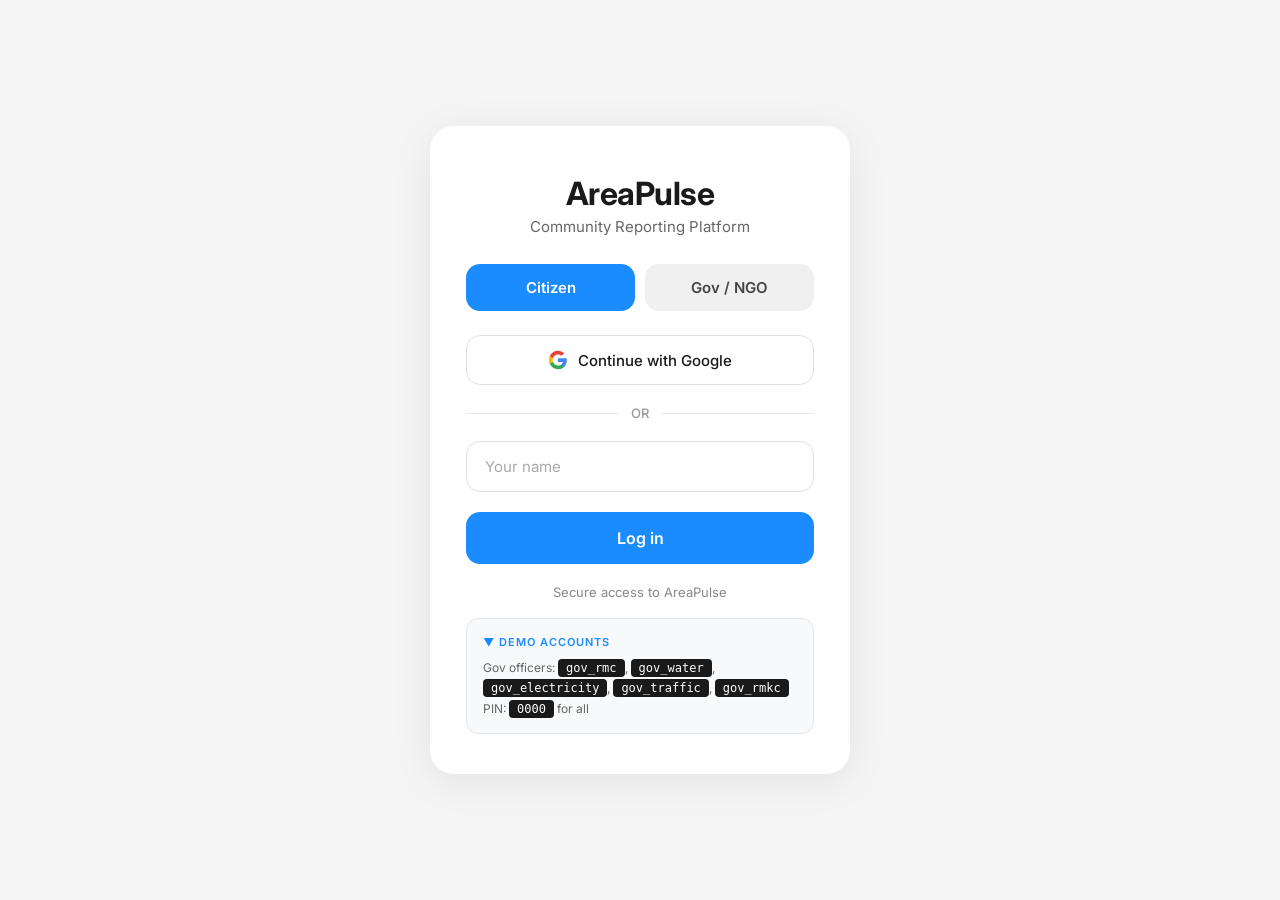
<file: templates/login.html>
<!DOCTYPE html>
<html lang="en">
<head>
<meta charset="UTF-8">
<meta name="viewport" content="width=device-width, initial-scale=1.0">
<title>AreaPulse · Sign In</title>
<link rel="preconnect" href="https://fonts.googleapis.com">
<link href="https://fonts.googleapis.com/css2?family=Inter:wght@400;500;600;700&display=swap" rel="stylesheet">
<style>
* { margin:0; padding:0; box-sizing:border-box; }
body {
  font-family:'Inter', system-ui, -apple-system, sans-serif;
  background:#f5f5f5;
  color:#1a1a1a;
  min-height:100vh;
  display:flex; align-items:center; justify-content:center;
  padding:20px;
}

.card {
  background:#fff;
  width:100%; max-width:420px;
  padding:48px 36px 40px;
  border-radius:24px;
  box-shadow:0 8px 40px rgba(0,0,0,0.08);
}

.brand {
  text-align:center;
  margin-bottom:8px;
}
.brand h1 {
  font-size:32px;
  font-weight:700;
  color:#1a1a1a;
  letter-spacing:-0.5px;
}
.brand p {
  font-size:15px;
  color:#666;
  margin-top:4px;
  font-weight:400;
}

/* Toggle tabs */
.toggle-row {
  display:flex;
  gap:10px;
  margin:28px 0 24px;
}
.toggle-btn {
  flex:1;
  padding:14px 0;
  border:none;
  border-radius:14px;
  font-family:inherit;
  font-size:15px;
  font-weight:600;
  cursor:pointer;
  transition:all 0.2s;
  background:#f0f0f0;
  color:#444;
}
.toggle-btn:hover {
  background:#e8e8e8;
}
.toggle-btn.active {
  background:#1a8cff;
  color:#fff;
}

/* Form sections */
.form-section {
  display:none;
}
.form-section.active {
  display:block;
}

/* Google button */
.google-btn {
  width:100%;
  padding:14px;
  background:#fff;
  border:1px solid #e0e0e0;
  border-radius:14px;
  font-family:inherit;
  font-size:15px;
  font-weight:500;
  color:#1a1a1a;
  cursor:pointer;
  display:flex;
  align-items:center;
  justify-content:center;
  gap:10px;
  transition:all 0.2s;
  margin-bottom:20px;
}
.google-btn:hover {
  background:#fafafa;
  border-color:#d0d0d0;
}
.google-btn svg {
  width:20px; height:20px;
}

/* OR divider */
.or-divider {
  display:flex;
  align-items:center;
  gap:12px;
  margin:0 0 20px;
  color:#999;
  font-size:13px;
  font-weight:500;
}
.or-divider::before,
.or-divider::after {
  content:'';
  flex:1;
  height:1px;
  background:#e8e8e8;
}

/* Inputs */
.input-group {
  margin-bottom:14px;
}
.input-group input {
  width:100%;
  padding:15px 18px;
  background:#fff;
  border:1px solid #e0e0e0;
  border-radius:14px;
  font-family:inherit;
  font-size:15px;
  color:#1a1a1a;
  outline:none;
  transition:border-color 0.2s, box-shadow 0.2s;
}
.input-group input::placeholder {
  color:#aaa;
  font-weight:400;
}
.input-group input:focus {
  border-color:#1a8cff;
  box-shadow:0 0 0 3px rgba(26,140,255,0.1);
}

/* Gov restricted banner */
.gov-banner {
  padding:12px 16px;
  background:#f0f7ff;
  border-radius:12px;
  font-size:14px;
  color:#1a8cff;
  font-weight:500;
  margin-bottom:16px;
}

/* Submit button */
.submit-btn {
  width:100%;
  padding:16px;
  background:#1a8cff;
  border:none;
  border-radius:14px;
  font-family:inherit;
  font-size:16px;
  font-weight:600;
  color:#fff;
  cursor:pointer;
  transition:all 0.2s;
  margin-top:6px;
}
.submit-btn:hover {
  background:#1470d9;
  transform:translateY(-1px);
  box-shadow:0 4px 16px rgba(26,140,255,0.3);
}
.submit-btn:active {
  transform:translateY(0);
}

/* Footer text */
.footer-text {
  text-align:center;
  margin-top:20px;
  font-size:13px;
  color:#888;
}

/* Error message */
.error-msg {
  background:#fff0f0;
  border:1px solid #ffcccc;
  color:#d32f2f;
  padding:12px 16px;
  border-radius:12px;
  font-size:13px;
  margin-bottom:16px;
  display:none;
}
.error-msg.show {
  display:block;
}

/* Loading overlay */
.loading-overlay {
  position:fixed; inset:0; z-index:999;
  background:rgba(255,255,255,0.9);
  display:none; align-items:center; justify-content:center;
  flex-direction:column; gap:16px;
}
.loading-overlay.show {
  display:flex;
}
.spinner {
  width:40px; height:40px;
  border:3px solid rgba(26,140,255,0.2);
  border-top-color:#1a8cff;
  border-radius:50%;
  animation:spin 1s linear infinite;
}
@keyframes spin { to { transform:rotate(360deg); } }
.loading-text {
  font-family:'Inter', sans-serif;
  font-size:14px; color:#1a8cff; font-weight:500;
}

/* Demo hint */
.demo-hint {
  margin-top:18px;
  padding:14px 16px;
  background:#f8f9fa;
  border:1px solid #e8e8e8;
  border-radius:12px;
  font-size:12px;
  color:#666;
  line-height:1.7;
}
.demo-hint strong {
  color:#1a8cff;
  font-weight:600;
  display:block;
  margin-bottom:6px;
  font-size:11px;
  text-transform:uppercase;
  letter-spacing:1px;
}
.demo-hint code {
  background:#1a1a1a;
  color:#fff;
  padding:2px 8px;
  border-radius:4px;
  font-size:12px;
  font-family:'SF Mono', monospace;
}

/* Responsive */
@media (max-width:480px) {
  .card { padding:36px 24px 32px; border-radius:20px; }
  .brand h1 { font-size:28px; }
  .toggle-btn { font-size:14px; padding:12px 0; }
}
</style>
<base target="_blank">
</head>
<body>

<div class="loading-overlay" id="loading-overlay">
  <div class="spinner"></div>
  <div class="loading-text">Authenticating...</div>
</div>

<div class="card">
  <div class="brand">
    <h1>AreaPulse</h1>
    <p>Community Reporting Platform</p>
  </div>

  <!-- Toggle -->
  <div class="toggle-row">
    <button class="toggle-btn active" id="tab-citizen" onclick="switchTab('citizen')">Citizen</button>
    <button class="toggle-btn" id="tab-gov" onclick="switchTab('gov')">Gov / NGO</button>
  </div>

  <div class="error-msg" id="error-msg"></div>

  <!-- Citizen Form -->
  <div class="form-section active" id="form-citizen">
    <button class="google-btn" type="button" onclick="googleLogin()">
      <svg viewBox="0 0 24 24"><path fill="#4285F4" d="M22.56 12.25c0-.78-.07-1.53-.2-2.25H12v4.26h5.92a5.06 5.06 0 0 1-2.2 3.32v2.77h3.57c2.08-1.92 3.28-4.74 3.28-8.1z"/><path fill="#34A853" d="M12 23c2.97 0 5.46-.98 7.28-2.66l-3.57-2.77c-.98.66-2.23 1.06-3.71 1.06-2.86 0-5.29-1.93-6.16-4.53H2.18v2.84C3.99 20.53 7.7 23 12 23z"/><path fill="#FBBC05" d="M5.84 14.09c-.22-.66-.35-1.36-.35-2.09s.13-1.43.35-2.09V7.07H2.18C1.43 8.55 1 10.22 1 12s.43 3.45 1.18 4.93l2.85-2.22.81-.62z"/><path fill="#EA4335" d="M12 5.38c1.62 0 3.06.56 4.21 1.64l3.15-3.15C17.45 2.09 14.97 1 12 1 7.7 1 3.99 3.47 2.18 7.07l3.66 2.84c.87-2.6 3.3-4.53 6.16-4.53z"/></svg>
      Continue with Google
    </button>

    <div class="or-divider"><span>OR</span></div>

    <form method="POST" action="/login" id="citizen-form">
      <div class="input-group">
        <input type="text" name="name" id="citizen-name" placeholder="Your name" required autocomplete="username"/>
      </div>
      <!-- Citizen leaves pin blank -->
      <input type="hidden" name="pin" value=""/>
      <button type="submit" class="submit-btn">Log in</button>
    </form>
  </div>

  <!-- Gov Form -->
  <div class="form-section" id="form-gov">
    <div class="gov-banner">Restricted Government / NGO Access</div>

    <form method="POST" action="/login" id="gov-form">
      <div class="input-group">
        <input type="text" name="name" id="gov-username" placeholder="Government Username" required autocomplete="username"/>
      </div>
      <div class="input-group">
        <input type="password" name="pin" id="gov-pin" placeholder="Security PIN" required maxlength="6" autocomplete="off"/>
      </div>
      <button type="submit" class="submit-btn">Enter Portal</button>
    </form>
  </div>

  <p class="footer-text">Secure access to AreaPulse</p>

  <div class="demo-hint">
    <strong>▼ Demo Accounts</strong>
    Gov officers: <code>gov_rmc</code>, <code>gov_water</code>, <code>gov_electricity</code>, <code>gov_traffic</code>, <code>gov_rmkc</code><br>
    PIN: <code>0000</code> for all
  </div>
</div>

<script>
// Pre-fill gov username if redirected back with error
window.addEventListener('DOMContentLoaded', () => {
  const url = new URL(window.location.href);
  const error = url.searchParams.get('error');
  const govAttempt = url.searchParams.get('gov_attempt');

  if (error) {
    document.getElementById('error-msg').textContent = decodeURIComponent(error);
    document.getElementById('error-msg').classList.add('show');
  }

  // If there was a gov login attempt, switch to gov tab and pre-fill
  if (govAttempt) {
    switchTab('gov');
    document.getElementById('gov-username').value = govAttempt;
    document.getElementById('gov-pin').focus();
  }
});

function switchTab(tab) {
  document.querySelectorAll('.toggle-btn').forEach(b => b.classList.remove('active'));
  document.querySelectorAll('.form-section').forEach(s => s.classList.remove('active'));
  document.getElementById('tab-' + tab).classList.add('active');
  document.getElementById('form-' + tab).classList.add('active');
  document.getElementById('error-msg').classList.remove('show');
}

// Show loading spinner on form submit
document.getElementById('citizen-form').addEventListener('submit', function() {
  document.getElementById('loading-overlay').classList.add('show');
});

document.getElementById('gov-form').addEventListener('submit', function(e) {
  const username = document.getElementById('gov-username').value.trim().toLowerCase();
  const pin = document.getElementById('gov-pin').value.trim();

  // Quick client-side validation
  const validGovAccounts = ['gov_rmc', 'gov_water', 'gov_electricity', 'gov_traffic', 'gov_rmkc'];
  if (!validGovAccounts.includes(username)) {
    e.preventDefault();
    document.getElementById('error-msg').textContent = 'Unknown government account. Use demo accounts listed below.';
    document.getElementById('error-msg').classList.add('show');
    return;
  }
  if (!pin) {
    e.preventDefault();
    document.getElementById('error-msg').textContent = 'PIN is required for government accounts.';
    document.getElementById('error-msg').classList.add('show');
    return;
  }

  document.getElementById('loading-overlay').classList.add('show');
});

function googleLogin() {
  document.getElementById('loading-overlay').classList.add('show');
  // In production, redirect to Google OAuth
  // For demo, just simulate
  setTimeout(() => {
    window.location.href = '/login?google=1';
  }, 500);
}
</script>

</body>
</html>
</file>
